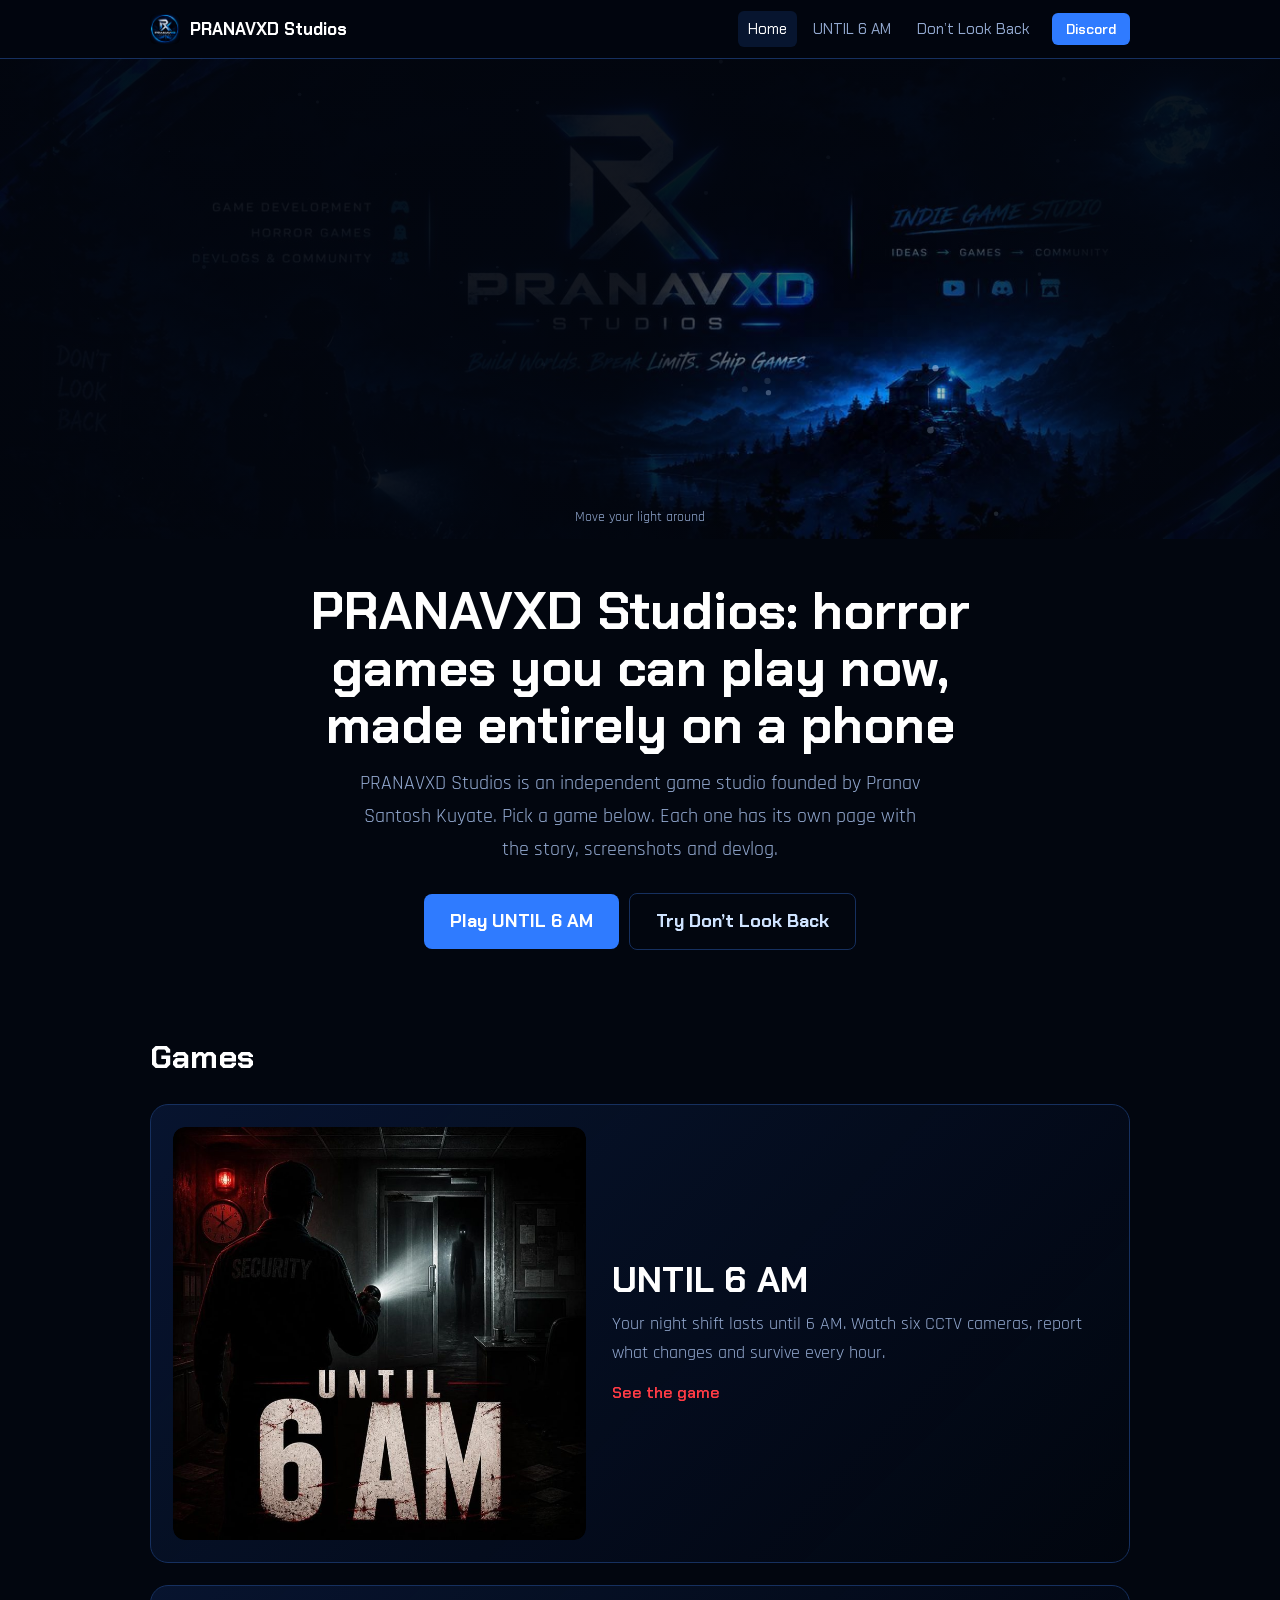
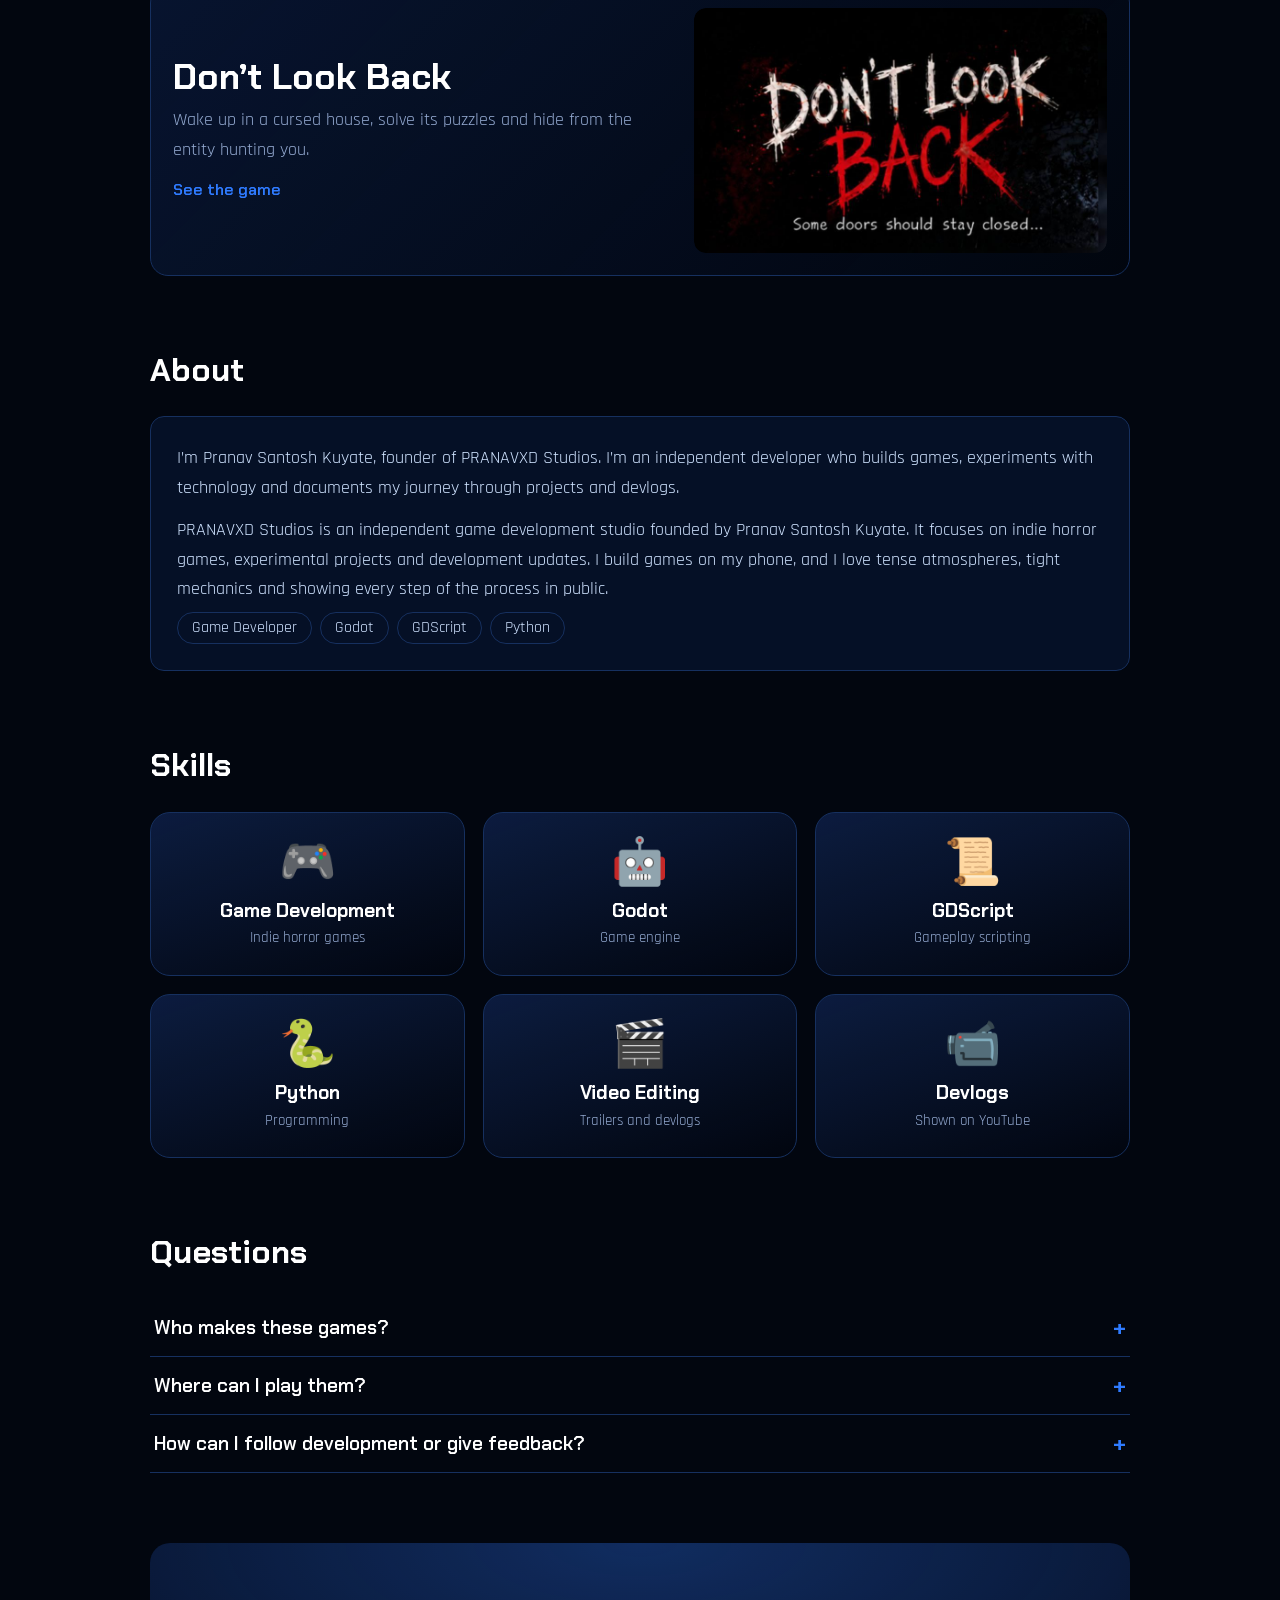
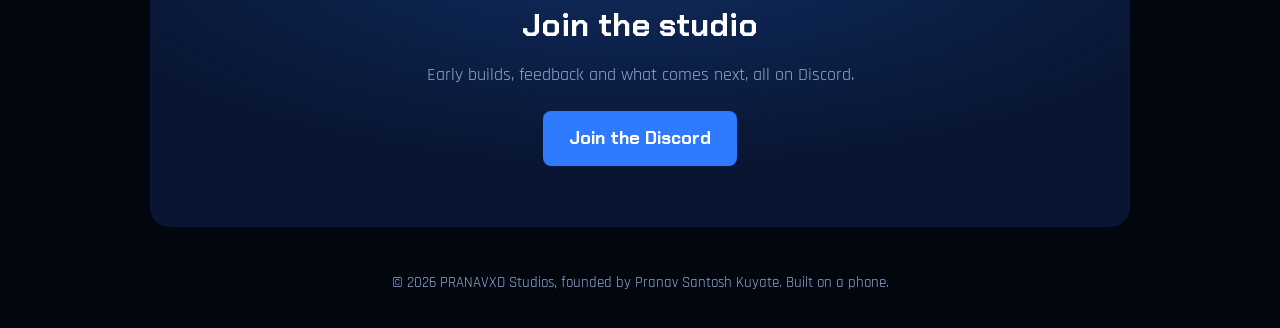
<file: index.html>
<!DOCTYPE html>
<html lang="en"><head><meta charset="utf-8"><meta name="theme-color" content="#02060f">
<meta name="viewport" content="width=device-width,initial-scale=1,viewport-fit=cover">
<title>PRANAVXD Studios | Indie Games by Pranav Santosh Kuyate</title><meta name="description" content="PRANAVXD Studios is an independent game development studio founded by Pranav Santosh Kuyate. Play indie horror games UNTIL 6 AM and Don’t Look Back.">
<meta name="robots" content="index,follow,max-image-preview:large"><meta name="author" content="Pranav Santosh Kuyate"><meta name="application-name" content="PRANAVXD Studios">
<link rel="canonical" href="https://pranavxd-studios.github.io/"><link rel="icon" href="favicon.png">
<meta property="og:type" content="website"><meta property="og:site_name" content="PRANAVXD Studios"><meta property="og:locale" content="en_US"><meta property="og:title" content="PRANAVXD Studios | Indie Games by Pranav Santosh Kuyate"><meta property="og:description" content="PRANAVXD Studios is an independent game development studio founded by Pranav Santosh Kuyate. Play indie horror games UNTIL 6 AM and Don’t Look Back."><meta property="og:url" content="https://pranavxd-studios.github.io/"><meta property="og:image" content="https://pranavxd-studios.github.io/og-image.jpg"><meta property="og:image:width" content="1200"><meta property="og:image:height" content="630"><meta property="og:image:alt" content="PRANAVXD Studios, an indie game studio: build worlds, break limits, ship games.">
<meta name="twitter:card" content="summary_large_image"><meta name="twitter:title" content="PRANAVXD Studios | Indie Games by Pranav Santosh Kuyate"><meta name="twitter:description" content="PRANAVXD Studios is an independent game development studio founded by Pranav Santosh Kuyate. Play indie horror games UNTIL 6 AM and Don’t Look Back."><meta name="twitter:image" content="https://pranavxd-studios.github.io/og-image.jpg"><meta name="twitter:image:alt" content="PRANAVXD Studios, an indie game studio: build worlds, break limits, ship games.">
<link rel="preconnect" href="https://fonts.googleapis.com"><link rel="preconnect" href="https://fonts.gstatic.com" crossorigin>
<link href="https://fonts.googleapis.com/css2?family=Chakra+Petch:wght@500;700&family=Rajdhani:wght@400;600&display=swap" rel="stylesheet">
<link rel="stylesheet" href="style.css"><script type="application/ld+json">{"@context":"https://schema.org","@graph":[{"@type":"WebSite","@id":"https://pranavxd-studios.github.io/#website","url":"https://pranavxd-studios.github.io/","name":"PRANAVXD Studios","alternateName":"PRANAVXD","description":"PRANAVXD Studios is an independent game development studio founded by Pranav Santosh Kuyate. Play indie horror games UNTIL 6 AM and Don’t Look Back.","inLanguage":"en","publisher":{"@id":"https://pranavxd-studios.github.io/#organization"}},{"@type":"Organization","@id":"https://pranavxd-studios.github.io/#organization","name":"PRANAVXD Studios","alternateName":"PRANAVXD","url":"https://pranavxd-studios.github.io/","description":"PRANAVXD Studios is an independent game development studio founded by Pranav Santosh Kuyate, focused on indie horror games, experimental projects and development updates.","logo":{"@type":"ImageObject","url":"https://pranavxd-studios.github.io/logo.png","width":560,"height":560},"founder":{"@id":"https://pranavxd-studios.github.io/#person"}},{"@type":"Person","@id":"https://pranavxd-studios.github.io/#person","name":"Pranav Santosh Kuyate","url":"https://pranavxd-studios.github.io/","description":"Independent game developer, software and application developer, and founder of PRANAVXD Studios.","jobTitle":"Founder and Independent Game Developer","founderOf":{"@id":"https://pranavxd-studios.github.io/#organization"},"worksFor":{"@id":"https://pranavxd-studios.github.io/#organization"}}]}</script></head><body class="">
<nav aria-label="Main"><div class="wrap"><a class="brand" href="index.html"><img src="favicon.png" width="30" height="30" alt=""><span>PRANAVXD Studios</span></a><a class="l on" href="index.html">Home</a><a class="l" href="until-6-am.html">UNTIL 6 AM</a><a class="l" href="dont-look-back.html">Don’t Look Back</a><a class="join" href="https://discord.gg/4BSjsUTuaJ" target="_blank" rel="noopener">Discord</a></div></nav>
<header><div class="stage"><img src="banner.jpg" width="1400" height="525" alt="PRANAVXD Studios: indie game studio. Build worlds, break limits, ship games."><small>Move your light around</small></div>
<div class="intro"><h1>PRANAVXD Studios: horror games you can play now, made entirely on a phone</h1><p>PRANAVXD Studios is an independent game studio founded by Pranav Santosh Kuyate. Pick a game below. Each one has its own page with the story, screenshots and devlog.</p><a class="btn" href="until-6-am.html">Play UNTIL 6 AM</a><a class="btn alt" href="dont-look-back.html">Try Don’t Look Back</a></div></header>
<main class="wrap"><section id="games"><h2>Games</h2>
<a class="game red" href="until-6-am.html"><div class="pic"><img src="until-6-am.jpg" width="800" height="800" alt="UNTIL 6 AM pixel-art horror game cover art"></div><div><h3>UNTIL 6 AM</h3><p>Your night shift lasts until 6 AM. Watch six CCTV cameras, report what changes and survive every hour.</p><span class="go">See the game</span></div></a>
<a class="game alt" href="dont-look-back.html"><div class="pic"><img loading="lazy" src="dont-look-back.jpg" width="900" height="534" alt="Don’t Look Back 2D horror game artwork"></div><div><h3>Don’t Look Back</h3><p>Wake up in a cursed house, solve its puzzles and hide from the entity hunting you.</p><span class="go">See the game</span></div></a></section>
<section><h2>About</h2><div class="panel"><p>I’m Pranav Santosh Kuyate, founder of PRANAVXD Studios. I’m an independent developer who builds games, experiments with technology and documents my journey through projects and devlogs.</p><p>PRANAVXD Studios is an independent game development studio founded by Pranav Santosh Kuyate. It focuses on indie horror games, experimental projects and development updates. I build games on my phone, and I love tense atmospheres, tight mechanics and showing every step of the process in public.</p><span class="chip">Game Developer</span><span class="chip">Godot</span><span class="chip">GDScript</span><span class="chip">Python</span></div></section>
<section id="skills"><h2>Skills</h2><div class="skills"><div class="sk"><span class="em" aria-hidden="true">🎮</span><h3>Game Development</h3><p>Indie horror games</p></div><div class="sk"><span class="em" aria-hidden="true">🤖</span><h3>Godot</h3><p>Game engine</p></div><div class="sk"><span class="em" aria-hidden="true">📜</span><h3>GDScript</h3><p>Gameplay scripting</p></div><div class="sk"><span class="em" aria-hidden="true">🐍</span><h3>Python</h3><p>Programming</p></div><div class="sk"><span class="em" aria-hidden="true">🎬</span><h3>Video Editing</h3><p>Trailers and devlogs</p></div><div class="sk"><span class="em" aria-hidden="true">📹</span><h3>Devlogs</h3><p>Shown on YouTube</p></div></div></section>
<section><h2>Questions</h2><details><summary>Who makes these games?</summary><p>PRANAVXD Studios is an independent game development studio founded by Pranav Santosh Kuyate, an indie developer who builds games on a mobile phone.</p></details><details><summary>Where can I play them?</summary><p>UNTIL 6 AM is on CrazyGames and Don’t Look Back is on itch.io.</p></details><details><summary>How can I follow development or give feedback?</summary><p>Join the <a href="https://discord.gg/4BSjsUTuaJ">Discord server</a> and watch the devlogs on YouTube.</p></details></section>
<div class="cta"><h2>Join the studio</h2><p>Early builds, feedback and what comes next, all on Discord.</p><a class="btn" href="https://discord.gg/4BSjsUTuaJ" target="_blank" rel="noopener">Join the Discord</a></div></main>
<footer>© 2026 PRANAVXD Studios, founded by Pranav Santosh Kuyate. Built on a phone.</footer><script src="main.js" defer></script></body></html>
</file>
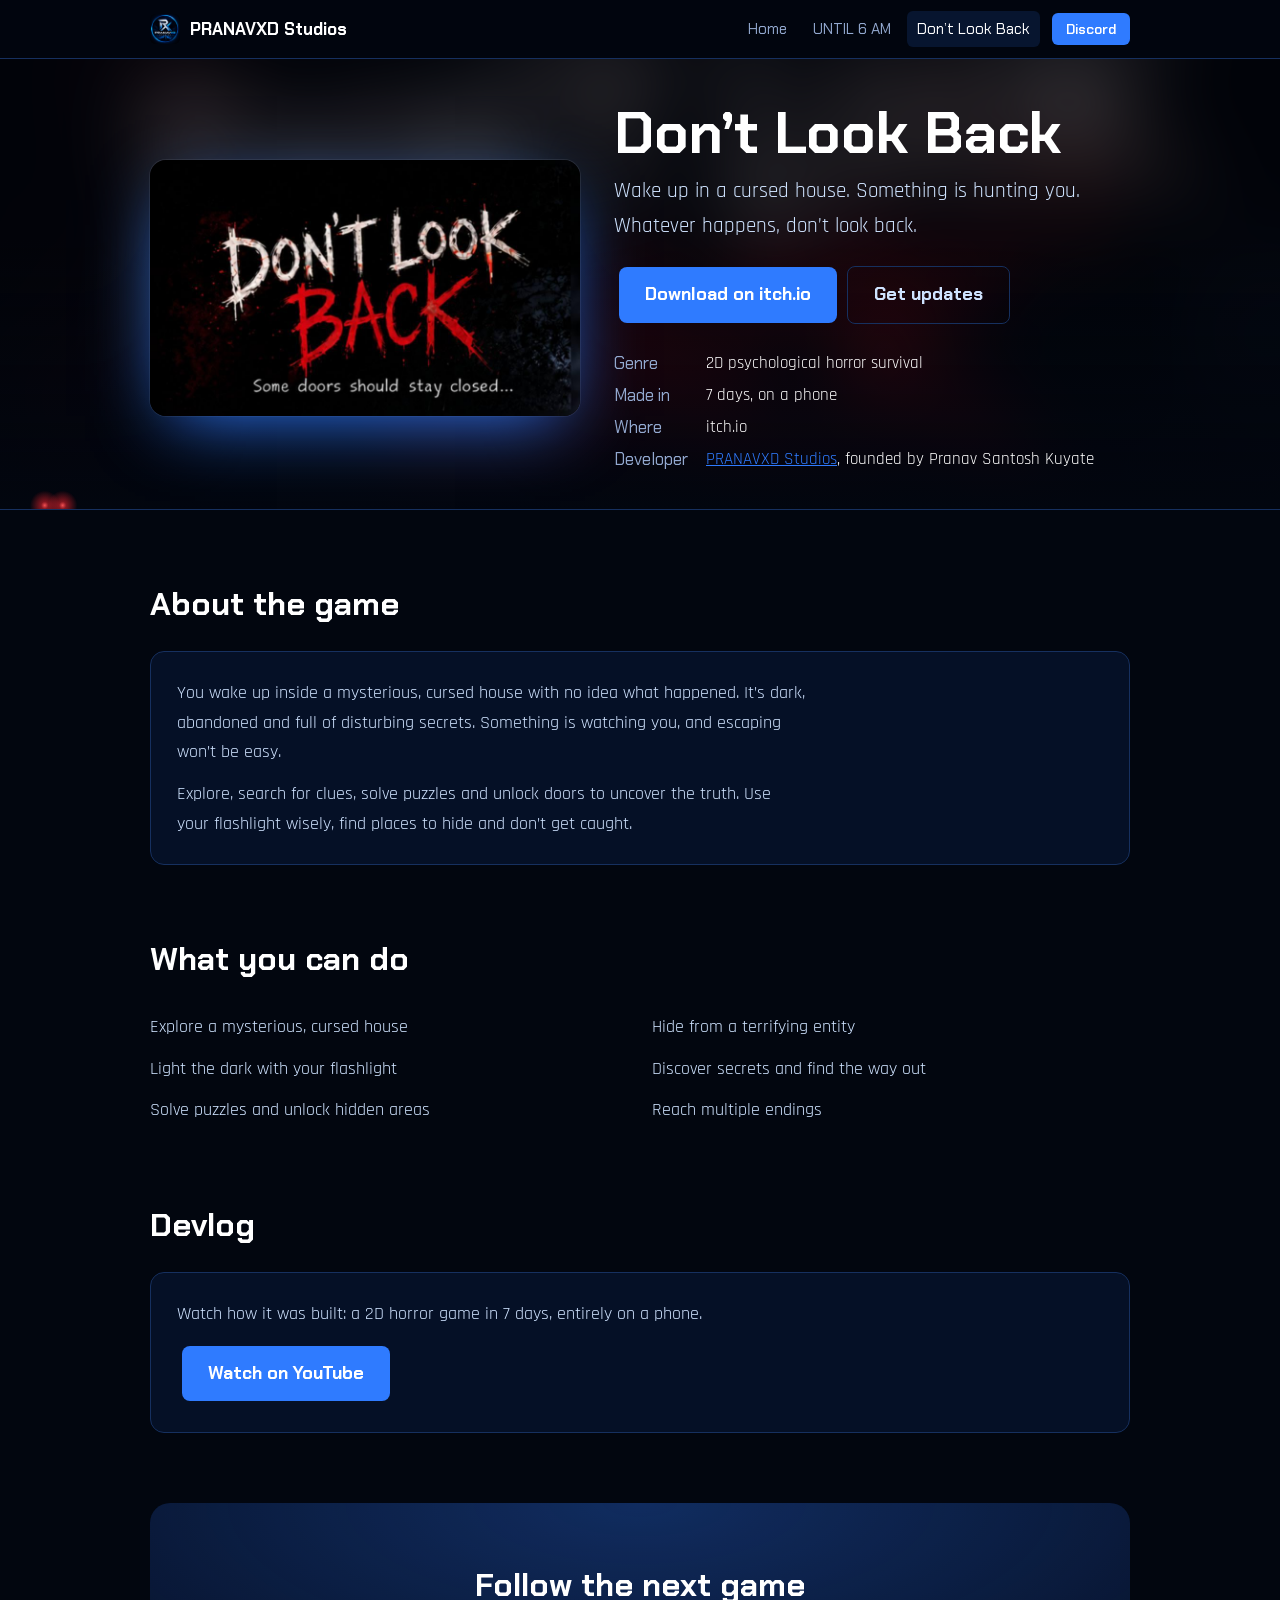
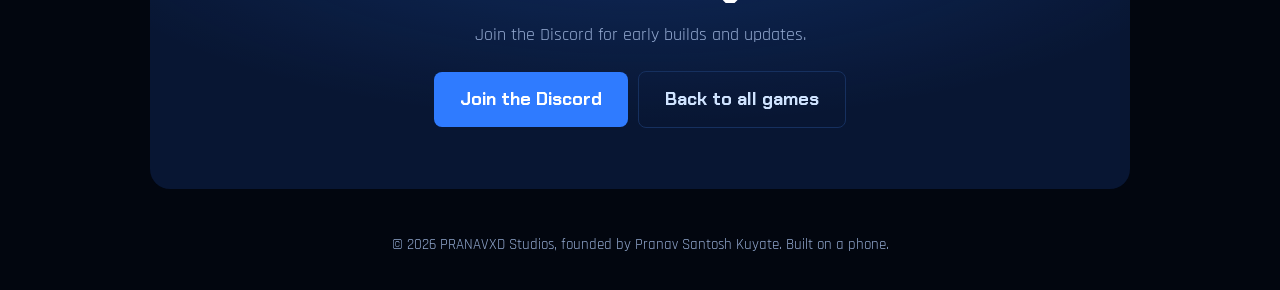
<file: dont-look-back.html>
<!DOCTYPE html>
<html lang="en"><head><meta charset="utf-8"><meta name="theme-color" content="#02060f">
<meta name="viewport" content="width=device-width,initial-scale=1,viewport-fit=cover">
<title>Don’t Look Back – 2D Horror Survival Game | PRANAVXD Studios</title><meta name="description" content="Don’t Look Back is a 2D horror game by PRANAVXD Studios, founded by Pranav Santosh Kuyate. Explore a cursed house, solve puzzles and hide from the entity.">
<meta name="robots" content="index,follow,max-image-preview:large"><meta name="author" content="Pranav Santosh Kuyate"><meta name="application-name" content="PRANAVXD Studios">
<link rel="canonical" href="https://pranavxd-studios.github.io/dont-look-back.html"><link rel="icon" href="favicon.png">
<meta property="og:type" content="website"><meta property="og:site_name" content="PRANAVXD Studios"><meta property="og:locale" content="en_US"><meta property="og:title" content="Don’t Look Back – 2D Horror Survival Game | PRANAVXD Studios"><meta property="og:description" content="Don’t Look Back is a 2D horror game by PRANAVXD Studios, founded by Pranav Santosh Kuyate. Explore a cursed house, solve puzzles and hide from the entity."><meta property="og:url" content="https://pranavxd-studios.github.io/dont-look-back.html"><meta property="og:image" content="https://pranavxd-studios.github.io/dont-look-back.jpg"><meta property="og:image:width" content="900"><meta property="og:image:height" content="534"><meta property="og:image:alt" content="Don’t Look Back 2D horror game artwork">
<meta name="twitter:card" content="summary_large_image"><meta name="twitter:title" content="Don’t Look Back – 2D Horror Survival Game | PRANAVXD Studios"><meta name="twitter:description" content="Don’t Look Back is a 2D horror game by PRANAVXD Studios, founded by Pranav Santosh Kuyate. Explore a cursed house, solve puzzles and hide from the entity."><meta name="twitter:image" content="https://pranavxd-studios.github.io/dont-look-back.jpg"><meta name="twitter:image:alt" content="Don’t Look Back 2D horror game artwork">
<link rel="preconnect" href="https://fonts.googleapis.com"><link rel="preconnect" href="https://fonts.gstatic.com" crossorigin>
<link href="https://fonts.googleapis.com/css2?family=Chakra+Petch:wght@500;700&family=Rajdhani:wght@400;600&display=swap" rel="stylesheet">
<link rel="stylesheet" href="style.css"><script type="application/ld+json">{"@context":"https://schema.org","@graph":[{"@type":"VideoGame","@id":"https://pranavxd-studios.github.io/dont-look-back.html#game","name":"Don’t Look Back","url":"https://pranavxd-studios.github.io/dont-look-back.html","description":"Don’t Look Back is a 2D horror game by PRANAVXD Studios, founded by Pranav Santosh Kuyate. Explore a cursed house, solve puzzles and hide from the entity.","image":"https://pranavxd-studios.github.io/dont-look-back.jpg","genre":["Horror","Survival"],"inLanguage":"en","author":{"@type":"Organization","@id":"https://pranavxd-studios.github.io/#organization","name":"PRANAVXD Studios","url":"https://pranavxd-studios.github.io/"},"publisher":{"@type":"Organization","@id":"https://pranavxd-studios.github.io/#organization","name":"PRANAVXD Studios","url":"https://pranavxd-studios.github.io/"},"creator":{"@type":"Person","@id":"https://pranavxd-studios.github.io/#person","name":"Pranav Santosh Kuyate","url":"https://pranavxd-studios.github.io/"}},{"@type":"BreadcrumbList","itemListElement":[{"@type":"ListItem","position":1,"name":"Home","item":"https://pranavxd-studios.github.io/"},{"@type":"ListItem","position":2,"name":"Don’t Look Back","item":"https://pranavxd-studios.github.io/dont-look-back.html"}]}]}</script></head><body class="gp">
<nav aria-label="Main"><div class="wrap"><a class="brand" href="index.html"><img src="favicon.png" width="30" height="30" alt=""><span>PRANAVXD Studios</span></a><a class="l" href="index.html">Home</a><a class="l" href="until-6-am.html">UNTIL 6 AM</a><a class="l on" href="dont-look-back.html">Don’t Look Back</a><a class="join" href="https://discord.gg/4BSjsUTuaJ" target="_blank" rel="noopener">Discord</a></div></nav>
<header class="top" style="--bg:url(dont-look-back.jpg)"><div class="wrap"><img class="cover" src="dont-look-back.jpg" width="900" height="534" alt="Don’t Look Back horror game artwork"><div><h1>Don’t Look Back</h1><p class="lead">Wake up in a cursed house. Something is hunting you. Whatever happens, don’t look back.</p><div class="acts"><a class="btn" href="https://pranavxd-studio.itch.io/dont-look-back" target="_blank" rel="noopener">Download on itch.io</a><a class="btn alt" href="https://discord.gg/4BSjsUTuaJ" target="_blank" rel="noopener">Get updates</a></div><dl class="facts"><dt>Genre</dt><dd>2D psychological horror survival</dd><dt>Made in</dt><dd>7 days, on a phone</dd><dt>Where</dt><dd>itch.io</dd><dt>Developer</dt><dd><a href="index.html">PRANAVXD Studios</a>, founded by Pranav Santosh Kuyate</dd></dl></div></div></header>
<main class="wrap"><section class="about"><h2>About the game</h2><div class="panel"><p>You wake up inside a mysterious, cursed house with no idea what happened. It’s dark, abandoned and full of disturbing secrets. Something is watching you, and escaping won’t be easy.</p><p>Explore, search for clues, solve puzzles and unlock doors to uncover the truth. Use your flashlight wisely, find places to hide and don’t get caught.</p></div></section>
<section><h2>What you can do</h2><ul class="f"><li>Explore a mysterious, cursed house</li><li>Light the dark with your flashlight</li><li>Solve puzzles and unlock hidden areas</li><li>Hide from a terrifying entity</li><li>Discover secrets and find the way out</li><li>Reach multiple endings</li></ul></section>
<section><h2>Devlog</h2><div class="panel"><p>Watch how it was built: a 2D horror game in 7 days, entirely on a phone.</p><p><a class="btn" href="https://youtu.be/iwsCbaX2zVc" target="_blank" rel="noopener">Watch on YouTube</a></p></div></section>
<div class="cta"><h2>Follow the next game</h2><p>Join the Discord for early builds and updates.</p><a class="btn" href="https://discord.gg/4BSjsUTuaJ" target="_blank" rel="noopener">Join the Discord</a><a class="btn alt" href="index.html">Back to all games</a></div></main>
<footer>© 2026 PRANAVXD Studios, founded by Pranav Santosh Kuyate. Built on a phone.</footer><script src="main.js" defer></script></body></html>
</file>
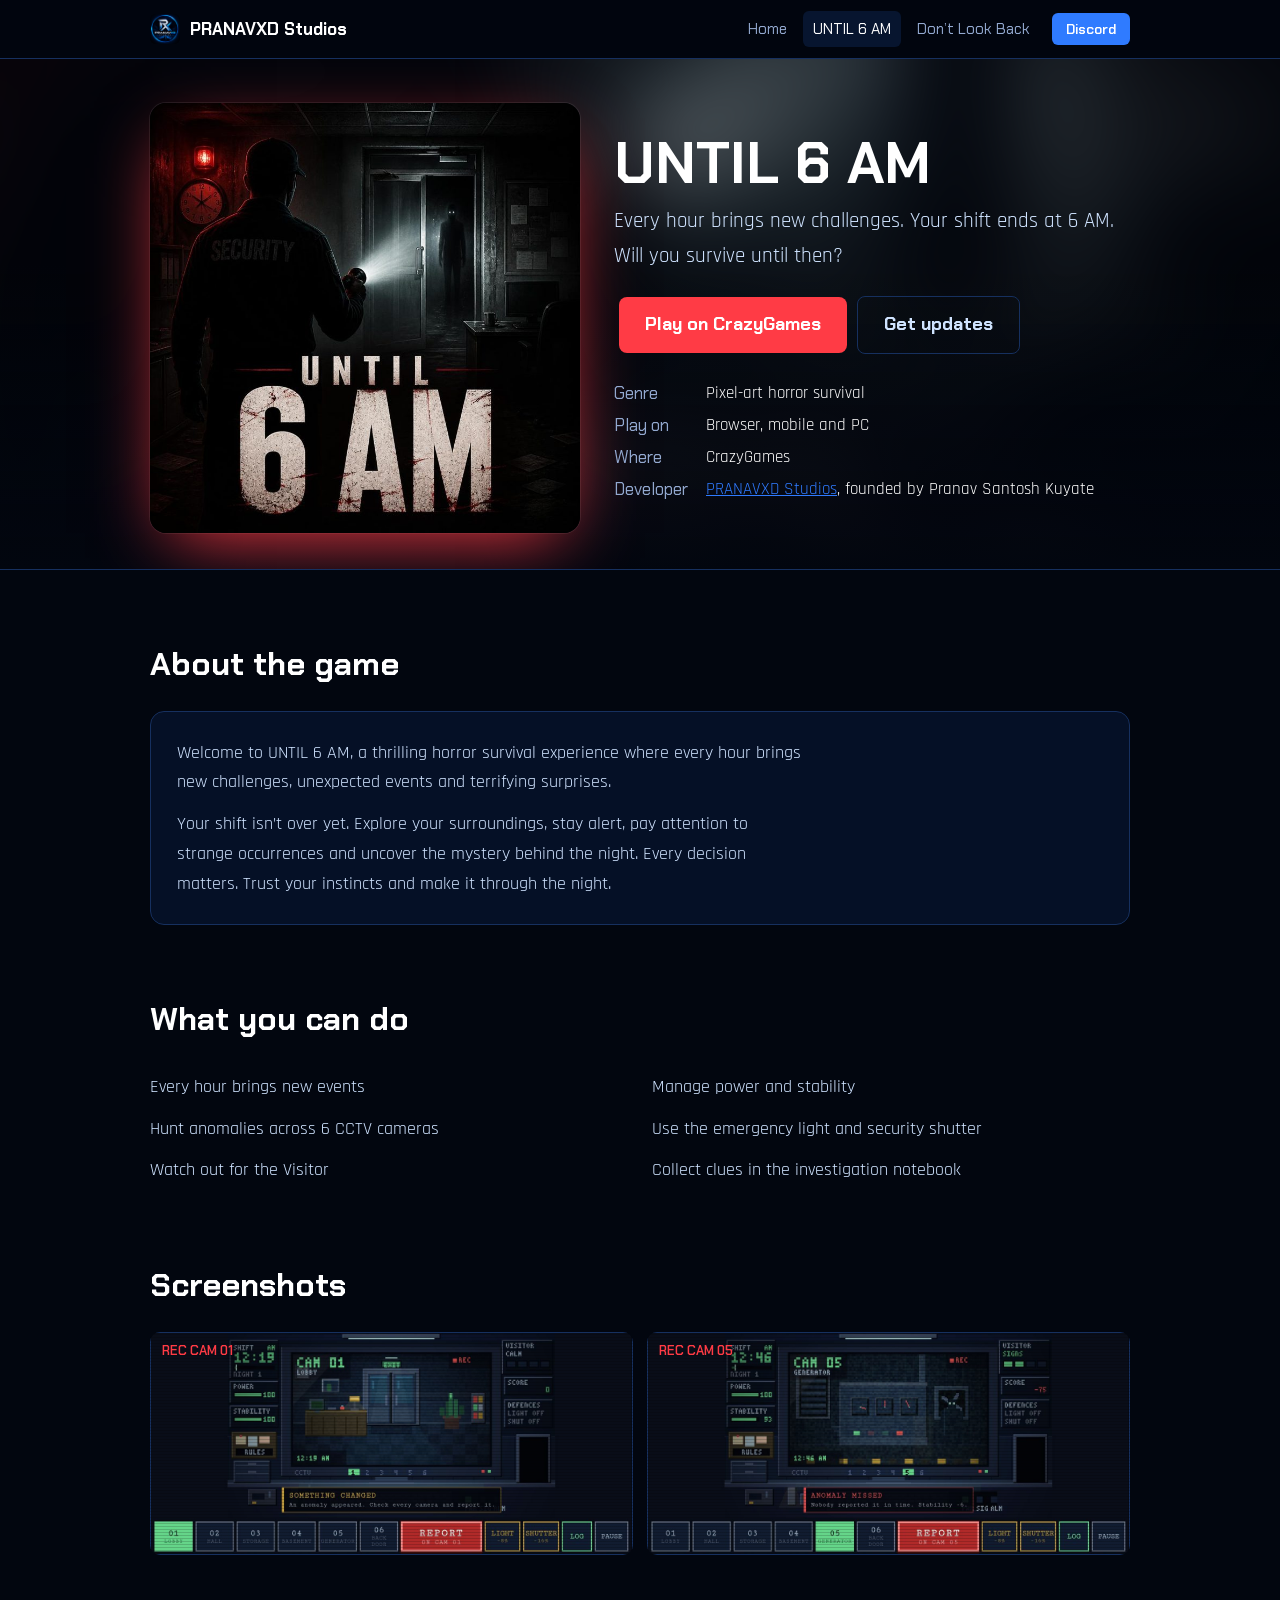
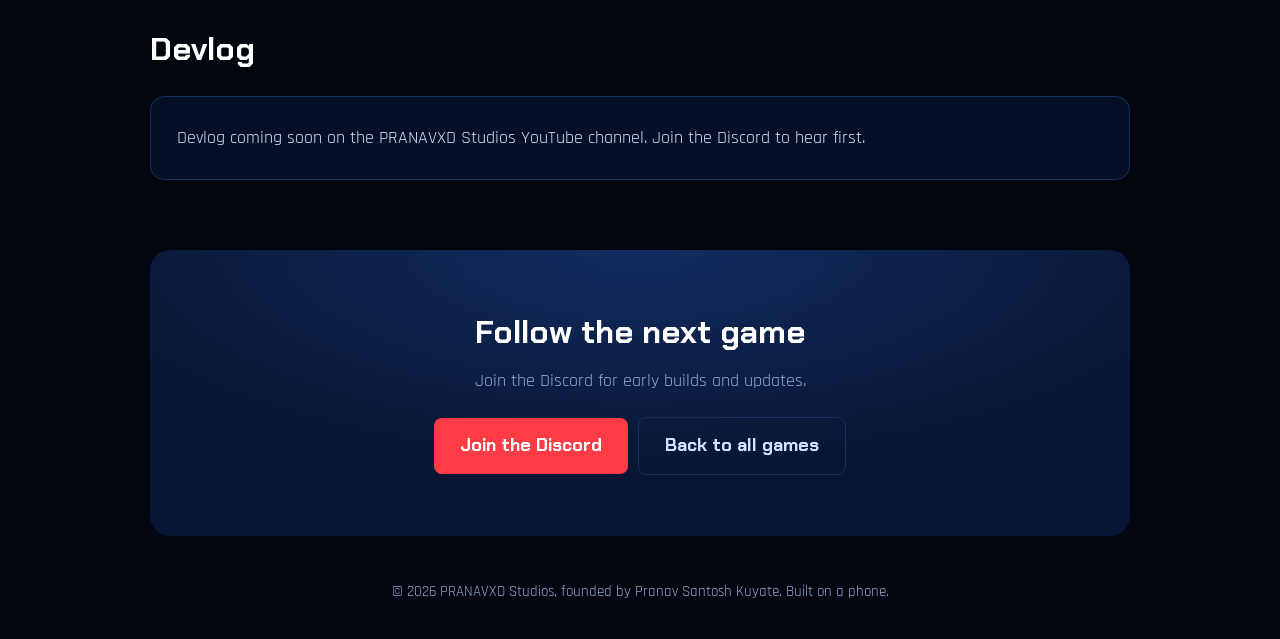
<file: until-6-am.html>
<!DOCTYPE html>
<html lang="en"><head><meta charset="utf-8"><meta name="theme-color" content="#02060f">
<meta name="viewport" content="width=device-width,initial-scale=1,viewport-fit=cover">
<title>UNTIL 6 AM – Pixel-Art Horror Survival Game | PRANAVXD Studios</title><meta name="description" content="UNTIL 6 AM is a pixel-art horror game by PRANAVXD Studios, founded by Pranav Santosh Kuyate. Watch 6 CCTV cameras, report anomalies and survive until 6 AM.">
<meta name="robots" content="index,follow,max-image-preview:large"><meta name="author" content="Pranav Santosh Kuyate"><meta name="application-name" content="PRANAVXD Studios">
<link rel="canonical" href="https://pranavxd-studios.github.io/until-6-am.html"><link rel="icon" href="favicon.png">
<meta property="og:type" content="website"><meta property="og:site_name" content="PRANAVXD Studios"><meta property="og:locale" content="en_US"><meta property="og:title" content="UNTIL 6 AM – Pixel-Art Horror Survival Game | PRANAVXD Studios"><meta property="og:description" content="UNTIL 6 AM is a pixel-art horror game by PRANAVXD Studios, founded by Pranav Santosh Kuyate. Watch 6 CCTV cameras, report anomalies and survive until 6 AM."><meta property="og:url" content="https://pranavxd-studios.github.io/until-6-am.html"><meta property="og:image" content="https://pranavxd-studios.github.io/until-6-am.jpg"><meta property="og:image:width" content="800"><meta property="og:image:height" content="800"><meta property="og:image:alt" content="UNTIL 6 AM horror game cover: a security guard with a flashlight and a figure in the doorway">
<meta name="twitter:card" content="summary"><meta name="twitter:title" content="UNTIL 6 AM – Pixel-Art Horror Survival Game | PRANAVXD Studios"><meta name="twitter:description" content="UNTIL 6 AM is a pixel-art horror game by PRANAVXD Studios, founded by Pranav Santosh Kuyate. Watch 6 CCTV cameras, report anomalies and survive until 6 AM."><meta name="twitter:image" content="https://pranavxd-studios.github.io/until-6-am.jpg"><meta name="twitter:image:alt" content="UNTIL 6 AM horror game cover: a security guard with a flashlight and a figure in the doorway">
<link rel="preconnect" href="https://fonts.googleapis.com"><link rel="preconnect" href="https://fonts.gstatic.com" crossorigin>
<link href="https://fonts.googleapis.com/css2?family=Chakra+Petch:wght@500;700&family=Rajdhani:wght@400;600&display=swap" rel="stylesheet">
<link rel="stylesheet" href="style.css"><script type="application/ld+json">{"@context":"https://schema.org","@graph":[{"@type":"VideoGame","@id":"https://pranavxd-studios.github.io/until-6-am.html#game","name":"UNTIL 6 AM","url":"https://pranavxd-studios.github.io/until-6-am.html","description":"UNTIL 6 AM is a pixel-art horror game by PRANAVXD Studios, founded by Pranav Santosh Kuyate. Watch 6 CCTV cameras, report anomalies and survive until 6 AM.","image":"https://pranavxd-studios.github.io/until-6-am.jpg","genre":["Horror","Survival"],"inLanguage":"en","author":{"@type":"Organization","@id":"https://pranavxd-studios.github.io/#organization","name":"PRANAVXD Studios","url":"https://pranavxd-studios.github.io/"},"publisher":{"@type":"Organization","@id":"https://pranavxd-studios.github.io/#organization","name":"PRANAVXD Studios","url":"https://pranavxd-studios.github.io/"},"creator":{"@type":"Person","@id":"https://pranavxd-studios.github.io/#person","name":"Pranav Santosh Kuyate","url":"https://pranavxd-studios.github.io/"},"gamePlatform":"Web browser"},{"@type":"BreadcrumbList","itemListElement":[{"@type":"ListItem","position":1,"name":"Home","item":"https://pranavxd-studios.github.io/"},{"@type":"ListItem","position":2,"name":"UNTIL 6 AM","item":"https://pranavxd-studios.github.io/until-6-am.html"}]}]}</script></head><body class="gp red">
<nav aria-label="Main"><div class="wrap"><a class="brand" href="index.html"><img src="favicon.png" width="30" height="30" alt=""><span>PRANAVXD Studios</span></a><a class="l" href="index.html">Home</a><a class="l on" href="until-6-am.html">UNTIL 6 AM</a><a class="l" href="dont-look-back.html">Don’t Look Back</a><a class="join" href="https://discord.gg/4BSjsUTuaJ" target="_blank" rel="noopener">Discord</a></div></nav>
<header class="top" style="--bg:url(until-6-am.jpg)"><div class="wrap"><img class="cover" src="until-6-am.jpg" width="800" height="800" alt="UNTIL 6 AM horror game cover: security guard with a flashlight and a figure in the doorway"><div><h1>UNTIL 6 AM</h1><p class="lead">Every hour brings new challenges. Your shift ends at 6 AM. Will you survive until then?</p><div class="acts"><a class="btn" href="https://www.crazygames.com/preview/c10ff9a6-4a05-41fb-8318-7c7ad1f434eb?gameBuildId=0b217c56-3e5f-4709-a466-23688f704240&amp;qaTool=true&amp;role=developer" target="_blank" rel="noopener">Play on CrazyGames</a><a class="btn alt" href="https://discord.gg/4BSjsUTuaJ" target="_blank" rel="noopener">Get updates</a></div><dl class="facts"><dt>Genre</dt><dd>Pixel-art horror survival</dd><dt>Play on</dt><dd>Browser, mobile and PC</dd><dt>Where</dt><dd>CrazyGames</dd><dt>Developer</dt><dd><a href="index.html">PRANAVXD Studios</a>, founded by Pranav Santosh Kuyate</dd></dl></div></div></header>
<main class="wrap"><section class="about"><h2>About the game</h2><div class="panel"><p>Welcome to UNTIL 6 AM, a thrilling horror survival experience where every hour brings new challenges, unexpected events and terrifying surprises.</p><p>Your shift isn’t over yet. Explore your surroundings, stay alert, pay attention to strange occurrences and uncover the mystery behind the night. Every decision matters. Trust your instincts and make it through the night.</p></div></section>
<section><h2>What you can do</h2><ul class="f"><li>Every hour brings new events</li><li>Hunt anomalies across 6 CCTV cameras</li><li>Watch out for the Visitor</li><li>Manage power and stability</li><li>Use the emergency light and security shutter</li><li>Collect clues in the investigation notebook</li></ul></section><section><h2>Screenshots</h2><div class="shots"><img loading="lazy" src="night-shift-lobby.jpg" width="1200" height="538" alt="UNTIL 6 AM CCTV camera 01 lobby with an anomaly alert"><img loading="lazy" src="night-shift-generator.jpg" width="1200" height="538" alt="UNTIL 6 AM CCTV camera 05 generator room"></div></section>
<section><h2>Devlog</h2><div class="panel">Devlog coming soon on the PRANAVXD Studios YouTube channel. Join the Discord to hear first.</div></section>
<div class="cta"><h2>Follow the next game</h2><p>Join the Discord for early builds and updates.</p><a class="btn" href="https://discord.gg/4BSjsUTuaJ" target="_blank" rel="noopener">Join the Discord</a><a class="btn alt" href="index.html">Back to all games</a></div></main>
<footer>© 2026 PRANAVXD Studios, founded by Pranav Santosh Kuyate. Built on a phone.</footer><script src="main.js" defer></script></body></html>
</file>
<file: style.css>
@property --x{syntax:"<length-percentage>";inherits:true;initial-value:50%}
:root{--void:#02060f;--navy:#081633;--blue:#2f7bff;--ice:#cfe3ff;--dim:#93a9d0;--red:#e0121c;--bd:#16305f;--ac:var(--blue)}
@view-transition{navigation:auto}
*{box-sizing:border-box;margin:0}
html{scroll-behavior:smooth}
body{background:var(--void);color:var(--ice);font:18px/1.65 Rajdhani,system-ui,sans-serif;min-height:100vh;animation:pageIn .5s ease both;transition:opacity .18s,transform .18s}
body.out{opacity:0;transform:translateY(-6px)}
@keyframes pageIn{from{opacity:0;transform:translateY(10px)}to{opacity:1;transform:none}}
h1,h2,h3,.btn,nav a,dt{font-family:'Chakra Petch',system-ui,sans-serif}
a{color:var(--blue)}
img{max-width:100%;height:auto;display:block}
.wrap{max-width:1020px;margin:0 auto;padding:0 20px}
nav{position:sticky;top:0;z-index:10;background:rgba(2,6,15,.86);backdrop-filter:blur(10px);border-bottom:1px solid var(--bd)}
nav .wrap{display:flex;align-items:center;gap:6px;height:58px}
.brand{display:flex;align-items:center;gap:10px;color:#fff;text-decoration:none;font:700 17px 'Chakra Petch';margin-right:auto}
.brand img{width:30px;height:30px;border-radius:6px}
nav a.l{color:var(--dim);text-decoration:none;font-size:15px;padding:6px 10px;border-radius:6px;transition:color .2s,background .2s}
nav a.l:hover,nav a.on{color:#fff;background:rgba(47,123,255,.14)}
nav .join{background:var(--blue);color:#fff;text-decoration:none;font:600 14px 'Chakra Petch';padding:7px 14px;border-radius:6px;margin-left:6px}
@media(max-width:620px){.brand span{display:none}nav a.l{padding:6px 7px;font-size:14px}}
/* hero with flashlight */
.stage{position:relative;overflow:hidden;background:#000;--x:50%;--y:55%;touch-action:pan-y;cursor:none}
.stage img{width:100%;aspect-ratio:8/3;min-height:200px;object-fit:cover}
.stage::after{content:"";position:absolute;inset:0;background:radial-gradient(circle min(34vw,260px) at var(--x) var(--y),transparent 0,rgba(2,6,15,.55) 55%,rgba(2,6,15,.93) 100%);animation:dark 2.2s ease both}
@keyframes dark{from{background:#000}}
.stage small{position:absolute;bottom:10px;left:0;right:0;text-align:center;color:var(--dim);font-size:14px;z-index:2;animation:pageIn 1s 1.6s both}
@media(hover:none){.stage{cursor:auto}}
.intro{text-align:center;padding:44px 20px 8px}
.intro h1{font-size:clamp(30px,6vw,52px);line-height:1.1;color:#fff;max-width:760px;margin:0 auto 12px}
.intro p{color:var(--dim);max-width:560px;margin:0 auto 22px;font-size:20px}
.btn{display:inline-block;background:var(--ac);color:#fff;padding:13px 26px;border-radius:8px;text-decoration:none;font-weight:700;margin:5px;transition:transform .18s,box-shadow .18s,filter .18s;box-shadow:0 0 0 0 transparent}
.btn:hover{transform:translateY(-2px);box-shadow:0 8px 26px -8px var(--ac);filter:brightness(1.1)}
.btn:active{transform:scale(.97)}
.btn.alt{background:none;border:1px solid var(--bd);color:var(--ice)}
h2{font-size:clamp(24px,4vw,32px);color:#fff;margin:68px 0 20px}
/* featured game rows */
.game{display:grid;gap:26px;grid-template-columns:minmax(0,5fr) minmax(0,6fr);align-items:center;padding:22px;border-radius:18px;background:linear-gradient(135deg,rgba(8,22,51,.9),rgba(2,6,15,.6));border:1px solid var(--bd);margin-bottom:22px;text-decoration:none;color:var(--ice);transition:border-color .25s,transform .25s}
.game:hover{border-color:var(--ac);transform:translateY(-3px)}
.game img{border-radius:12px;width:100%;transition:transform .5s}
.game:hover img{transform:scale(1.025)}
.game .pic{overflow:hidden;border-radius:12px}
.game h3{font-size:clamp(26px,4vw,36px);color:#fff;line-height:1.15;margin-bottom:8px}
.game p{color:var(--dim)}
.game .go{display:inline-block;margin-top:14px;color:var(--ac);font:600 16px 'Chakra Petch'}
.game.red{--ac:#ff3b45}
.game.alt{grid-template-columns:minmax(0,6fr) minmax(0,5fr)}
.game.alt .pic{order:2}
@media(max-width:760px){.game,.game.alt{grid-template-columns:1fr;padding:16px}.game.alt .pic{order:0}}
.panel{background:rgba(8,22,51,.65);border:1px solid var(--bd);border-radius:14px;padding:26px}
.panel p+p{margin-top:12px}
.chip{display:inline-block;border:1px solid var(--bd);border-radius:20px;padding:2px 14px;margin:8px 8px 0 0;font-size:16px}
details{border-bottom:1px solid var(--bd);padding:16px 4px}
summary{cursor:pointer;font:600 19px 'Chakra Petch';color:#fff;list-style:none;display:flex;justify-content:space-between;gap:12px}
summary::after{content:"+";color:var(--blue);font-size:24px;line-height:1;transition:transform .25s}
details[open] summary::after{transform:rotate(45deg)}
details p{margin-top:10px;color:var(--dim);animation:pageIn .3s both}
.cta{text-align:center;padding:56px 20px;margin-top:70px;border-radius:20px;background:radial-gradient(600px 220px at 50% 0,rgba(47,123,255,.22),transparent),var(--navy)}
.cta h2{margin:0 0 8px}.cta p{color:var(--dim);margin-bottom:16px}
footer{text-align:center;color:var(--dim);font-size:15px;padding:44px 20px 32px}
/* game page */
.gp{--ac:var(--blue)}.gp.red{--ac:#ff3b45}
.top{position:relative;overflow:hidden;padding:44px 0 36px;border-bottom:1px solid var(--bd)}
.top::before{content:"";position:absolute;inset:-40px;background:var(--bg) center/cover;filter:blur(38px) saturate(1.2);opacity:.38;transform:scale(1.1)}
.top::after{content:"";position:absolute;inset:0;background:linear-gradient(transparent 40%,var(--void))}
.top .wrap{position:relative;z-index:1;display:grid;gap:34px;grid-template-columns:minmax(0,5fr) minmax(0,6fr);align-items:center}
.top .cover{width:100%;border-radius:16px;box-shadow:0 20px 70px -20px var(--ac),0 0 0 1px rgba(255,255,255,.08);animation:pageIn .8s .1s both}
.top h1{font-size:clamp(34px,6vw,58px);line-height:1.05;color:#fff;margin-bottom:10px;animation:pageIn .7s .2s both}
.top .lead{font-size:21px;color:var(--ice);margin-bottom:18px;animation:pageIn .7s .3s both}
.top .acts{animation:pageIn .7s .4s both}
dl.facts{display:grid;grid-template-columns:auto 1fr;gap:4px 18px;margin:20px 0 0;font-size:17px;animation:pageIn .7s .5s both}
dt{color:var(--dim)}dd{margin:0;color:#fff}
@media(max-width:760px){.top .wrap{grid-template-columns:1fr}.top{padding-top:26px}}
.about p{max-width:70ch}
ul.f{list-style:none;padding:0;columns:2 260px;gap:24px;margin-top:6px}
ul.f li{padding:6px 0;break-inside:avoid}
.shots{display:grid;gap:14px;grid-template-columns:repeat(auto-fit,minmax(290px,1fr))}
.shots img{border-radius:10px;border:1px solid var(--bd);transition:transform .35s,border-color .25s}
.shots img:hover{transform:scale(1.02);border-color:var(--ac)}
.back{display:inline-block;margin:26px 0 0;color:var(--dim);text-decoration:none}
@media(prefers-reduced-motion:reduce){*,*::before,*::after{animation:none!important;transition:none!important}html{scroll-behavior:auto}}
/* motion graphics */
.fx{position:absolute;inset:0;width:100%;height:100%;pointer-events:none;z-index:1}
.beam{position:absolute;inset:0;pointer-events:none;z-index:1;background:radial-gradient(circle 190px at var(--px,-999px) var(--py,-999px),rgba(207,227,255,.15),transparent 70%)}
.top .cover{animation:pageIn .8s .1s backwards;transition:transform .2s ease-out}
.pic{transition:transform .2s ease-out}
.glitch{position:relative}
.glitch::before,.glitch::after{content:attr(data-text);position:absolute;inset:0;opacity:0;pointer-events:none}
.glitch::before{color:#ff3b45;clip-path:inset(0 0 55% 0)}
.glitch::after{color:#2f7bff;clip-path:inset(50% 0 0 0)}
.glitch.go::before{animation:g1 .45s steps(3) both}
.glitch.go::after{animation:g2 .45s steps(3) both}
@keyframes g1{0%{opacity:1;transform:translate(-5px,0)}30%{transform:translate(4px,-1px)}60%{transform:translate(-2px,1px)}100%{opacity:0;transform:none}}
@keyframes g2{0%{opacity:1;transform:translate(5px,0)}30%{transform:translate(-4px,1px)}60%{transform:translate(2px,-1px)}100%{opacity:0;transform:none}}
.clock{position:fixed;right:14px;bottom:14px;z-index:9;display:flex;align-items:center;gap:10px;padding:9px 14px;border-radius:10px;background:rgba(2,10,8,.88);border:1px solid #1d5a3a;color:#6df0a1;font:600 19px 'Chakra Petch',monospace;font-variant-numeric:tabular-nums;opacity:0;transform:translateY(16px);transition:opacity .4s,transform .4s,border-color .4s,color .4s;pointer-events:none;backdrop-filter:blur(6px)}
.clock.show{opacity:1;transform:none}
.clock i{width:9px;height:9px;border-radius:50%;background:#ff3b45;animation:blink 1.2s steps(2) infinite}
.clock small{font-size:11px;color:#3f9a6b;display:block;line-height:1;margin-bottom:2px}
.clock s{display:block;width:100%;height:3px;background:#0e2c1d;margin-top:4px;text-decoration:none;border-radius:2px;overflow:hidden}
.clock u{display:block;height:100%;width:0;background:#6df0a1;text-decoration:none}
.clock.done{color:#fff;border-color:#fff}
.clock.done small{color:#ff3b45}
@keyframes blink{50%{opacity:0}}
figure.scan{position:relative;overflow:hidden;border-radius:10px;margin:0}
figure.scan img{border-radius:0}
figure.scan::after{content:"";position:absolute;inset:0;pointer-events:none;background:repeating-linear-gradient(transparent 0 2px,rgba(0,0,0,.16) 2px 3px)}
figure.scan::before{content:"";position:absolute;left:0;right:0;height:22%;top:-25%;z-index:1;pointer-events:none;background:linear-gradient(transparent,rgba(109,240,161,.14),transparent);opacity:0}
figure.scan:hover::before{opacity:1;animation:sweep 1.6s linear infinite}
@keyframes sweep{to{top:105%}}
figure.scan b{position:absolute;top:10px;left:12px;z-index:2;font:600 13px 'Chakra Petch';color:#ff3b45;animation:blink 1.2s steps(2) infinite}
/* skills */
.skills{display:grid;gap:14px;grid-template-columns:repeat(2,minmax(0,1fr))}
@media(min-width:760px){.skills{grid-template-columns:repeat(3,minmax(0,1fr));gap:18px}}
.sk{text-align:center;padding:26px 12px 24px;border-radius:20px;background:linear-gradient(160deg,rgba(14,32,72,.85),rgba(2,6,15,.7));border:1px solid var(--bd);transition:border-color .25s,transform .25s,box-shadow .25s}
.sk:hover{border-color:var(--blue);transform:translateY(-4px);box-shadow:0 14px 34px -16px var(--blue)}
.sk .em{display:block;font-size:46px;line-height:1.1;margin-bottom:10px;transition:transform .3s cubic-bezier(.3,1.6,.5,1)}
.sk:hover .em{transform:translateY(-4px) scale(1.14) rotate(-5deg)}
.sk h3{font-size:19px;color:#fff;line-height:1.2}
.sk p{color:var(--dim);font-size:15px;margin-top:4px}
@supports(animation-timeline:view()){.sk{animation:pageIn linear both;animation-timeline:view();animation-range:entry 0% entry 70%}}
</file>
